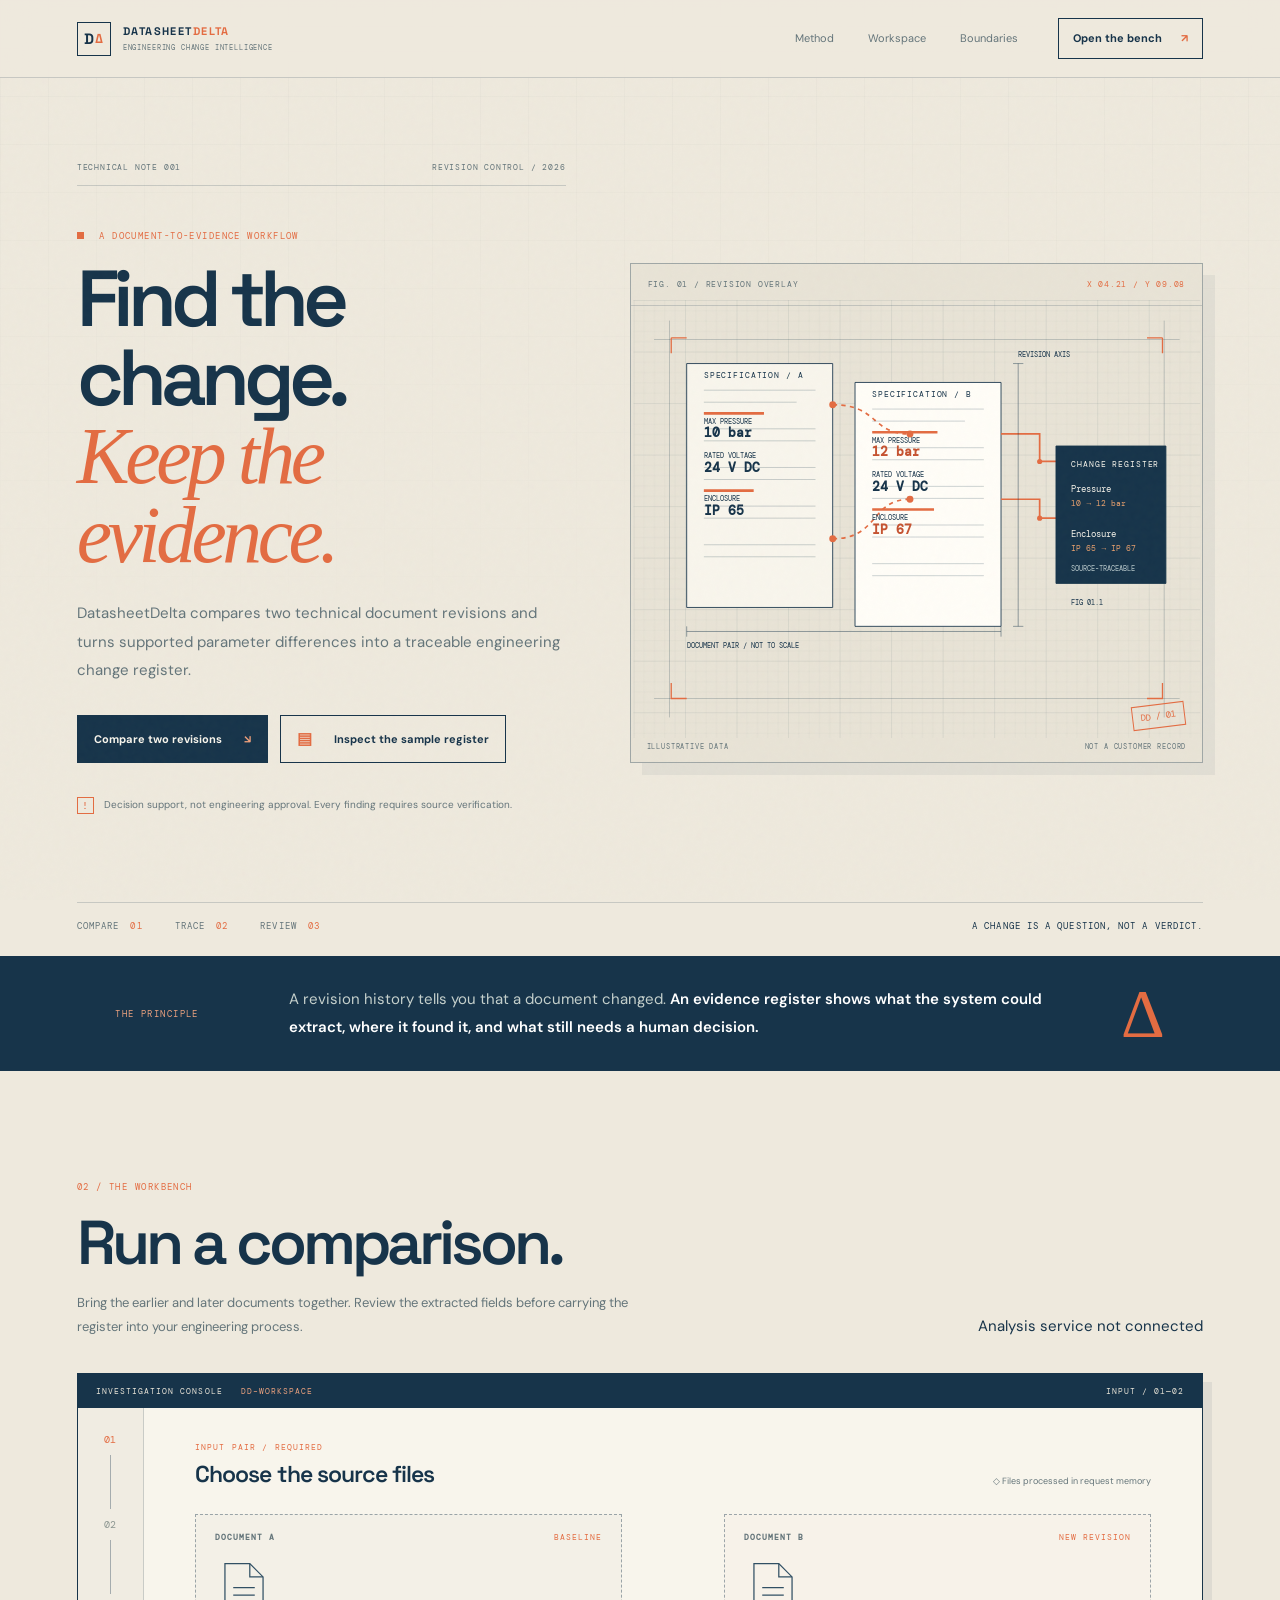
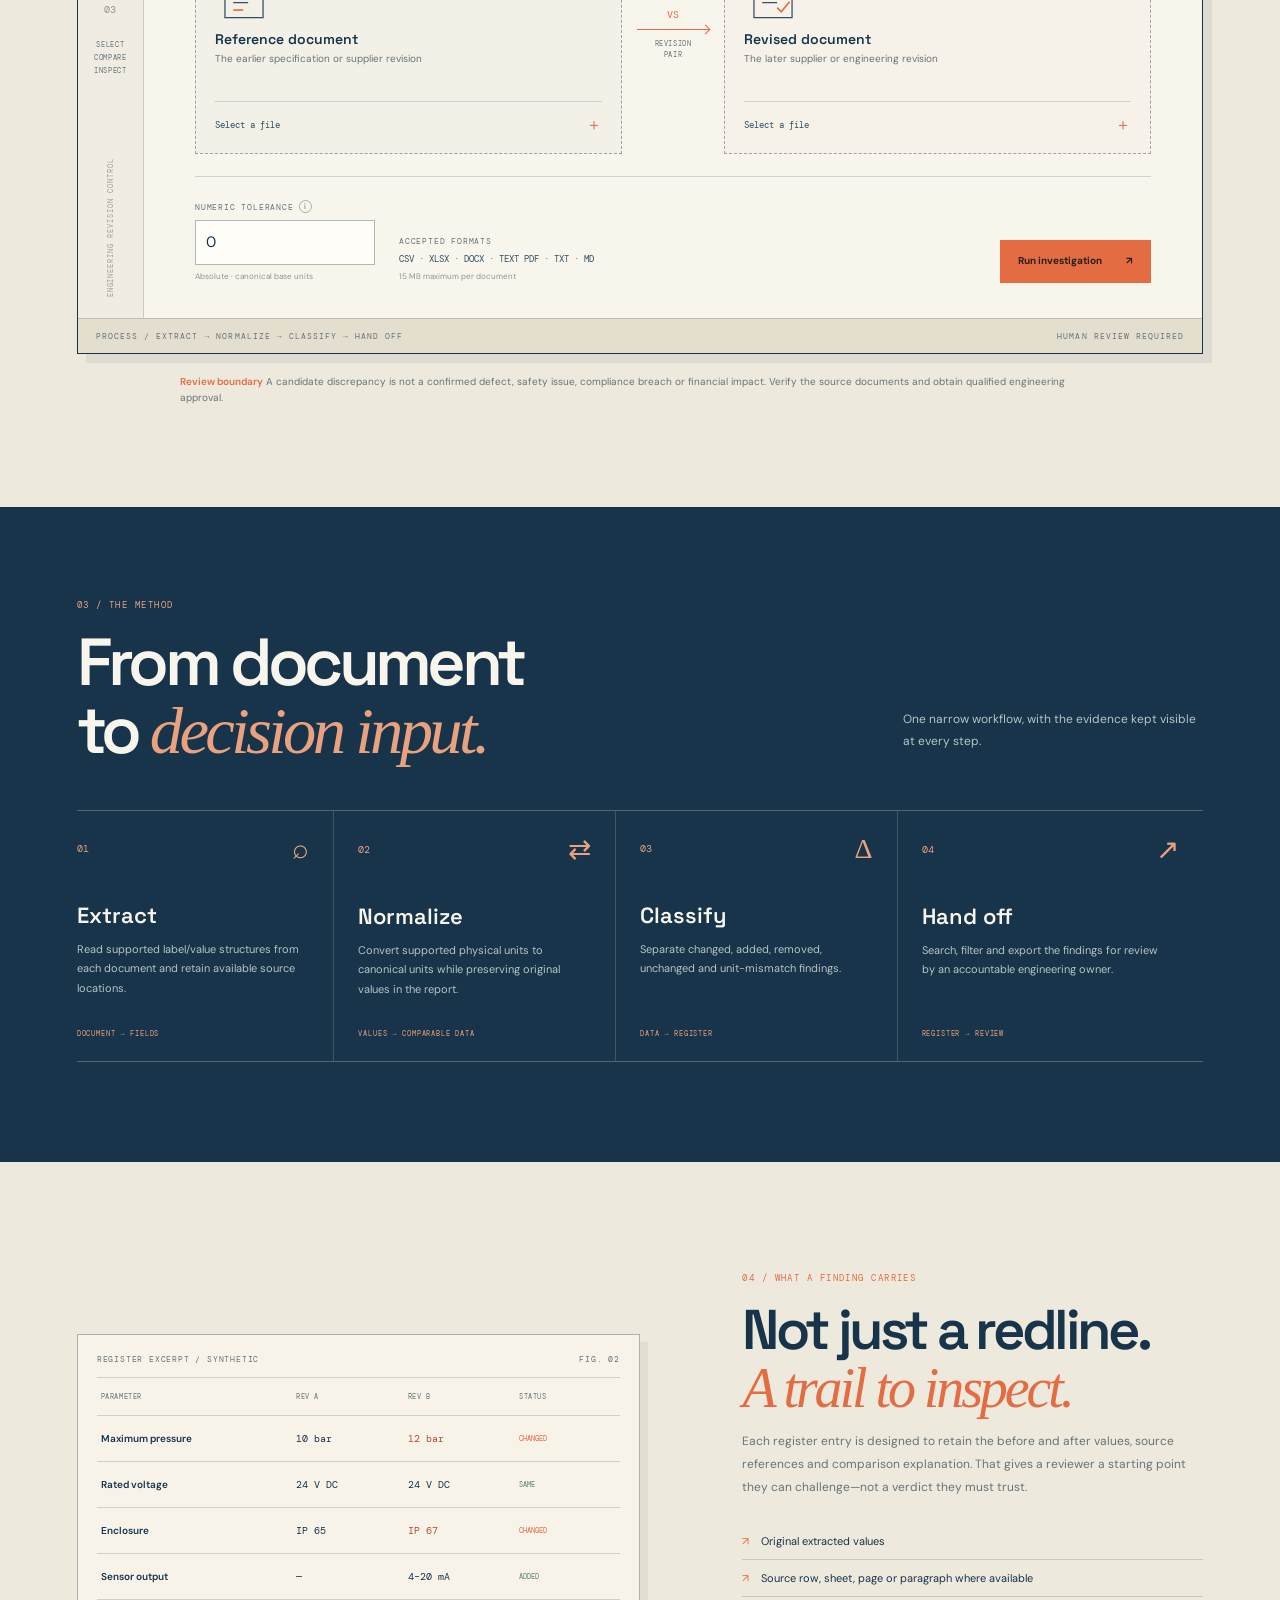
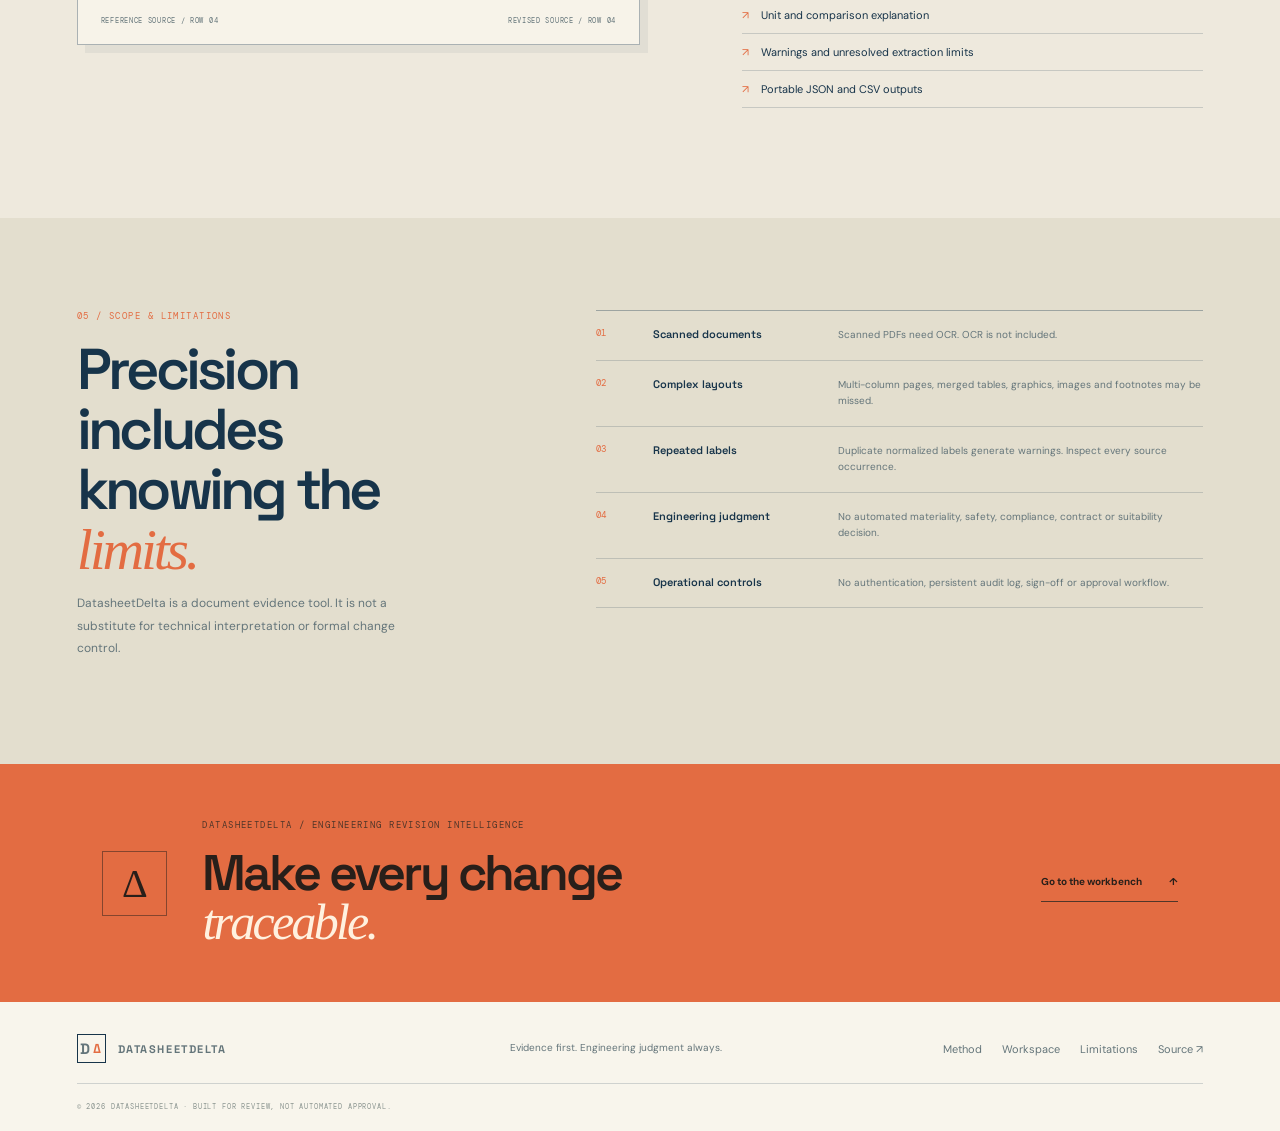
<file: index.html>
<!doctype html>
<html lang="en">
<head>
  <meta charset="utf-8">
  <meta name="viewport" content="width=device-width,initial-scale=1">
  <meta http-equiv="refresh" content="0;url=/web/">
  <link rel="canonical" href="/web/">
  <title>DatasheetDelta</title>
  <script>window.location.replace("/web/");</script>
</head>
<body>
  <p>Opening DatasheetDelta…</p>
  <p><a href="/web/">Continue to the DatasheetDelta workspace</a></p>
</body>
</html>
</file>
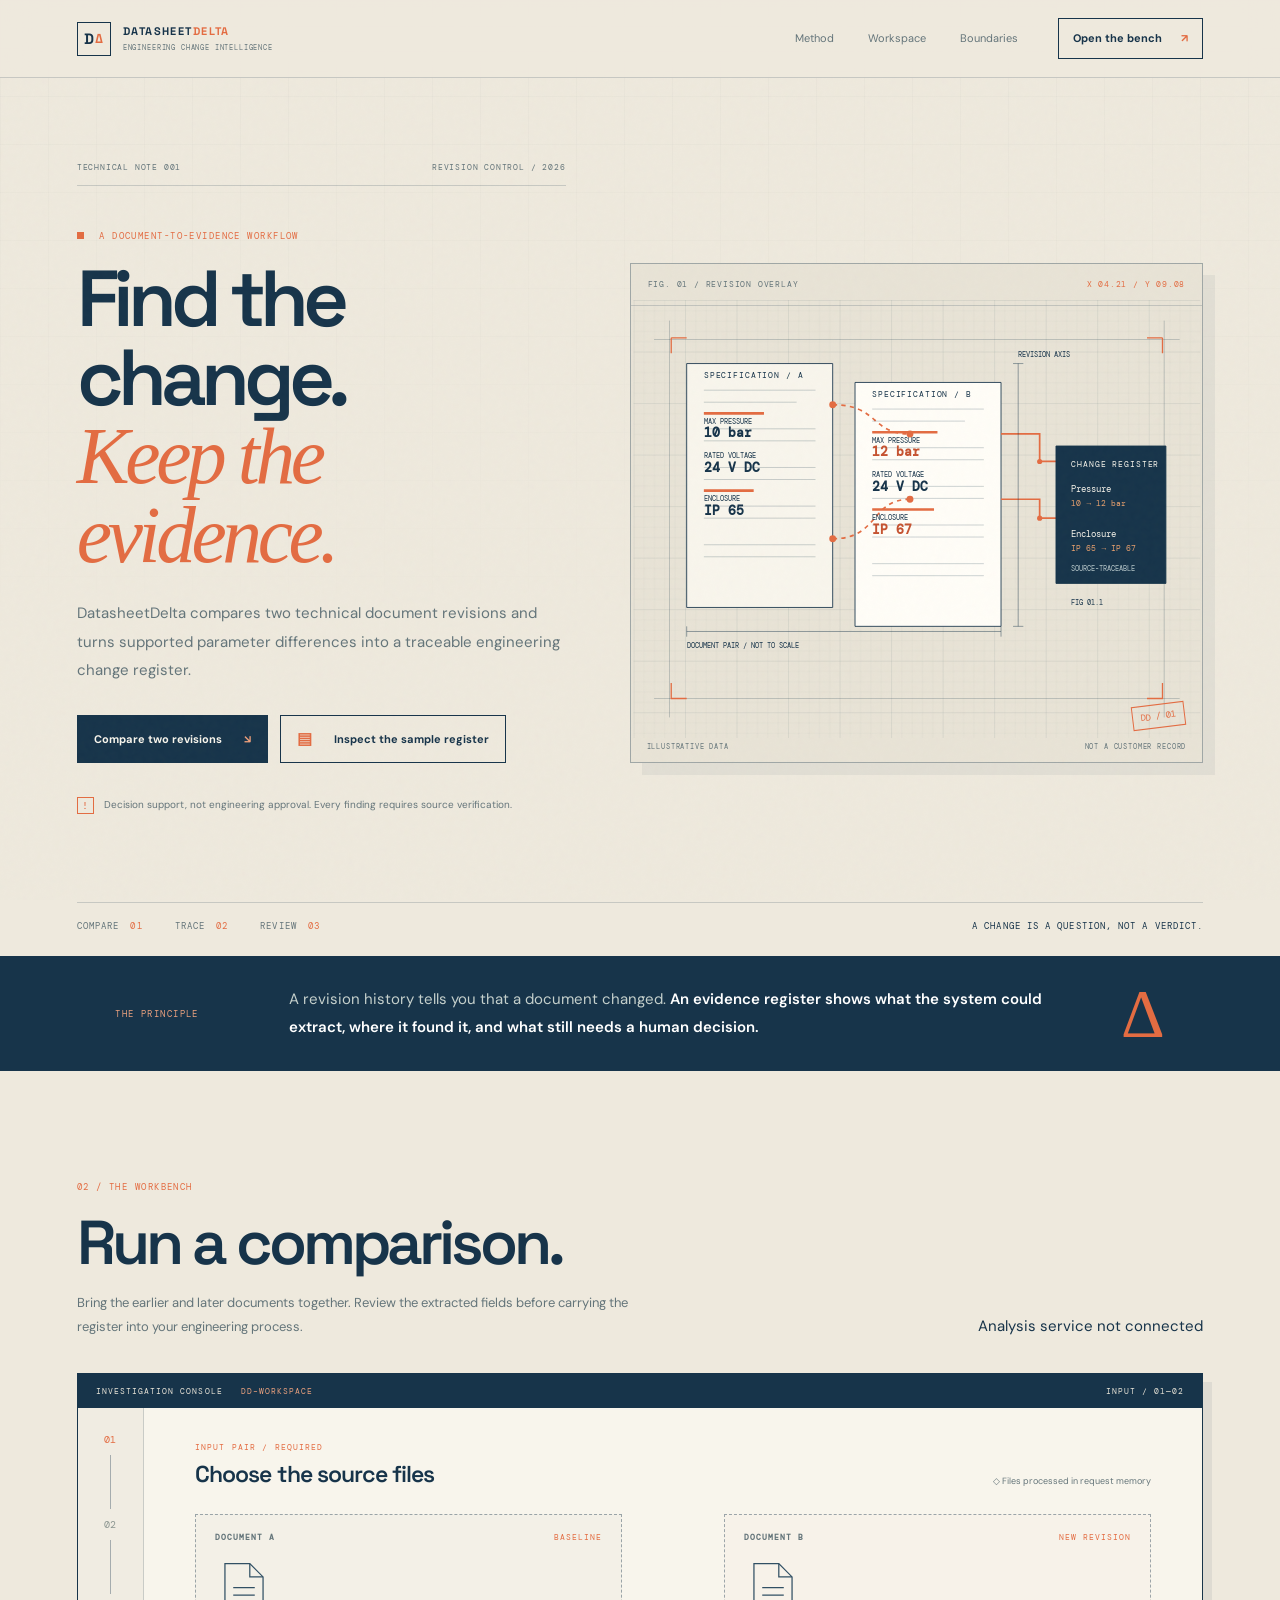
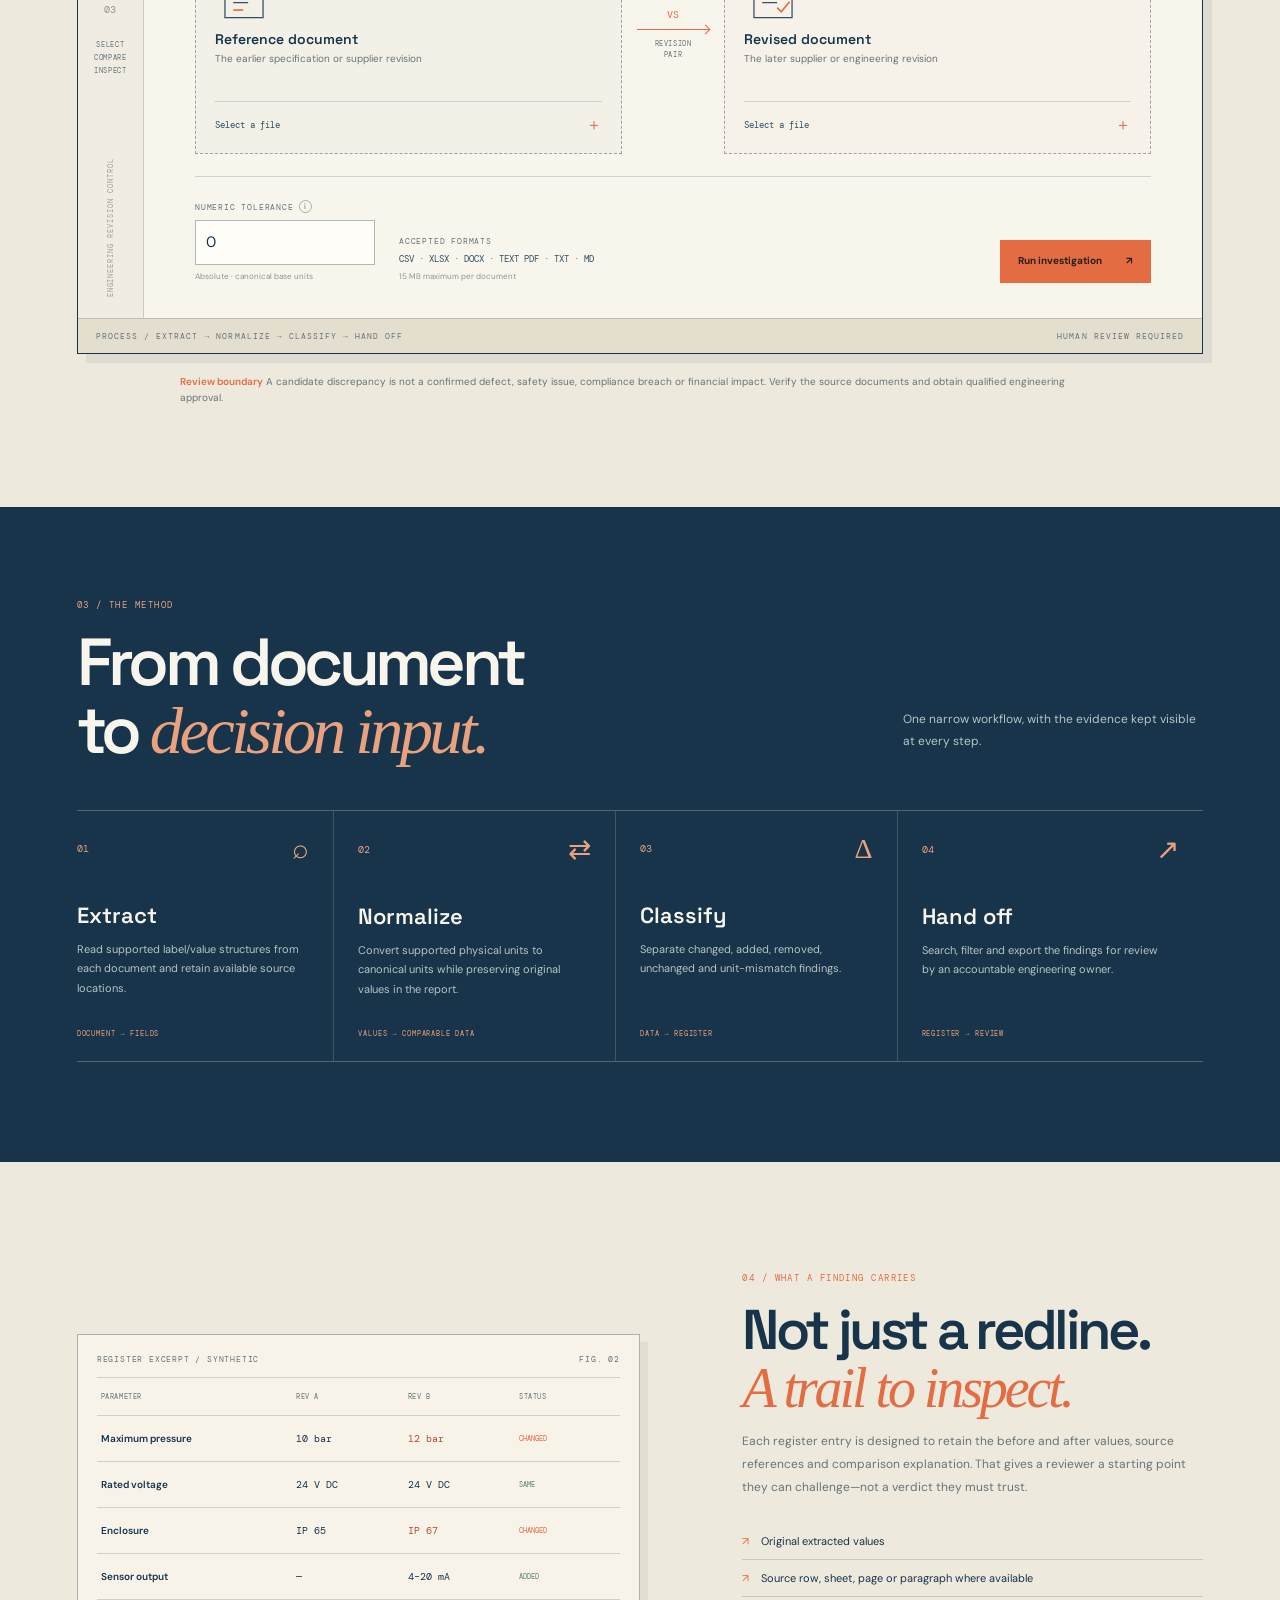
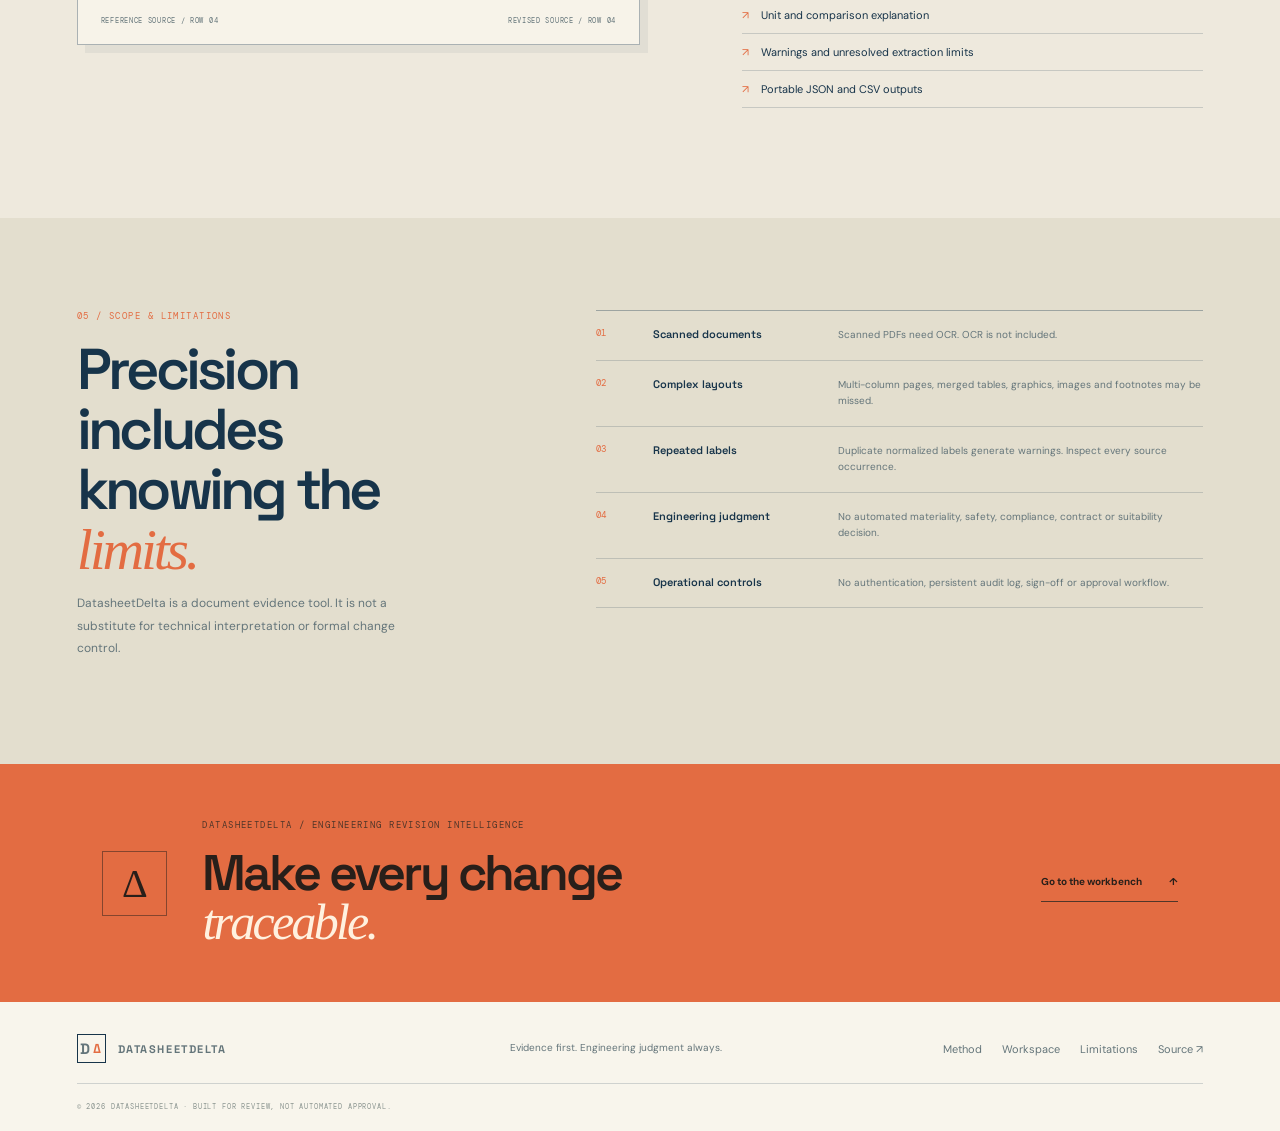
<file: web/index.html>
<!doctype html>
<html lang="en">
<head>
  <meta charset="utf-8">
  <meta name="viewport" content="width=device-width,initial-scale=1">
  <meta name="theme-color" content="#eee9dd">
  <meta name="description" content="Compare engineering datasheet revisions. Trace extracted changes to their source and create a review-ready change register.">
  <title>DatasheetDelta — Revision field manual</title>
  <link rel="preconnect" href="https://fonts.googleapis.com">
  <link rel="preconnect" href="https://fonts.gstatic.com" crossorigin>
  <link href="https://fonts.googleapis.com/css2?family=DM+Mono:wght@400;500&family=DM+Sans:wght@400;500;600;700&family=Space+Grotesk:wght@400;500;600;700&display=swap" rel="stylesheet">
  <link rel="stylesheet" href="styles.css">
</head>
<body>
  <div class="paper-grain" aria-hidden="true"></div>
  <header class="masthead">
    <a class="wordmark" href="/" aria-label="DatasheetDelta home">
      <span class="mark"><span>D</span><i>Δ</i></span>
      <span class="wordmark-text">DATASHEET<span>DELTA</span><small>ENGINEERING CHANGE INTELLIGENCE</small></span>
    </a>
    <nav aria-label="Primary navigation">
      <a href="#method">Method</a><a href="#workspace">Workspace</a><a href="#boundaries">Boundaries</a>
    </nav>
    <a class="masthead-cta" href="#workspace">Open the bench <span>↗</span></a>
  </header>

  <main>
    <section class="cover">
      <div class="cover-copy">
        <div class="folio"><span>TECHNICAL NOTE 001</span><span>REVISION CONTROL / 2026</span></div>
        <p class="overline"><span class="overline-square"></span> A DOCUMENT-TO-EVIDENCE WORKFLOW</p>
        <h1>Find the change.<br><em>Keep the evidence.</em></h1>
        <p class="cover-intro">DatasheetDelta compares two technical document revisions and turns supported parameter differences into a traceable engineering change register.</p>
        <div class="cover-actions">
          <a class="action-primary" href="#workspace">Compare two revisions <span>↘</span></a>
          <button class="action-secondary" id="load-sample" type="button"><span class="sample-glyph">▤</span> Inspect the sample register</button>
        </div>
        <div class="cover-note"><span class="note-symbol">!</span><span>Decision support, not engineering approval. Every finding requires source verification.</span></div>
      </div>

      <div class="drawing-board" aria-label="Technical drawing showing two specification sheets and extracted changes">
        <div class="board-meta"><span>FIG. 01 / REVISION OVERLAY</span><span class="board-coordinate">X 04.21 / Y 09.08</span></div>
        <svg class="blueprint" viewBox="0 0 660 510" role="img" aria-label="Schematic of two specification revisions connected to a change register">
          <defs>
            <pattern id="microgrid" width="12" height="12" patternUnits="userSpaceOnUse"><path d="M12 0H0V12" fill="none" stroke="#17344a" stroke-opacity=".10" stroke-width=".6"/></pattern>
            <pattern id="majorgrid" width="60" height="60" patternUnits="userSpaceOnUse"><rect width="60" height="60" fill="url(#microgrid)"/><path d="M60 0H0V60" fill="none" stroke="#17344a" stroke-opacity=".12" stroke-width="1"/></pattern>
          </defs>
          <rect width="660" height="510" fill="url(#majorgrid)"/>
          <path d="M24 46H636M24 464H636M42 24V486M618 24V486" stroke="#17344a" stroke-opacity=".25" stroke-width="1"/>
          <g fill="none" stroke="#17344a" stroke-width="1">
            <path d="M62 74H232V358H62Z" fill="#f8f5ec"/>
            <path d="M258 96H428V380H258Z" fill="#fffdf7"/>
            <path d="M232 122C286 122 276 156 322 156M232 278C286 278 276 232 322 232" stroke="#e36c42" stroke-width="2" stroke-dasharray="5 5"/>
            <path d="M428 156H473V188H492M428 232H473V254H492" stroke="#e36c42" stroke-width="2"/>
            <path d="M492 170H620V330H492Z" fill="#17344a"/>
            <path d="M82 105H212M82 119H190M82 150H212M82 164H212M82 195H212M82 209H212M82 240H212M82 254H212M82 285H212M82 299H212" stroke-opacity=".25"/>
            <path d="M278 127H408M278 141H386M278 172H408M278 186H408M278 217H408M278 231H408M278 262H408M278 276H408M278 307H408M278 321H408" stroke-opacity=".25"/>
            <path d="M82 132H152M278 154H354" stroke="#e36c42" stroke-width="3"/>
            <path d="M82 222H140M278 244H350" stroke="#e36c42" stroke-width="3"/>
          </g>
          <g fill="#17344a" font-family="DM Mono,monospace">
            <text x="82" y="91" font-size="9" letter-spacing="1">SPECIFICATION / A</text>
            <text x="278" y="113" font-size="9" letter-spacing="1">SPECIFICATION / B</text>
            <text x="82" y="144" font-size="8">MAX PRESSURE</text><text x="82" y="184" font-size="8">RATED VOLTAGE</text><text x="82" y="234" font-size="8">ENCLOSURE</text>
            <text x="278" y="166" font-size="8">MAX PRESSURE</text><text x="278" y="206" font-size="8">RATED VOLTAGE</text><text x="278" y="256" font-size="8">ENCLOSURE</text>
            <text x="82" y="160" font-size="15" font-weight="bold">10 bar</text><text x="278" y="182" font-size="15" font-weight="bold" fill="#c65331">12 bar</text>
            <text x="82" y="200" font-size="15" font-weight="bold">24 V DC</text><text x="278" y="222" font-size="15" font-weight="bold">24 V DC</text>
            <text x="82" y="250" font-size="15" font-weight="bold">IP 65</text><text x="278" y="272" font-size="15" font-weight="bold" fill="#c65331">IP 67</text>
            <text x="510" y="194" font-size="9" fill="#f8f5ec" letter-spacing="1">CHANGE REGISTER</text>
            <text x="510" y="224" font-size="10" fill="#f8f5ec">Pressure</text><text x="510" y="240" font-size="9" fill="#e9a16e">10 → 12 bar</text>
            <text x="510" y="276" font-size="10" fill="#f8f5ec">Enclosure</text><text x="510" y="292" font-size="9" fill="#e9a16e">IP 65 → IP 67</text>
            <text x="510" y="316" font-size="8" fill="#b6c6c9">SOURCE-TRACEABLE</text>
          </g>
          <g fill="#e36c42"><circle cx="232" cy="122" r="4"/><circle cx="232" cy="278" r="4"/><circle cx="322" cy="156" r="4"/><circle cx="322" cy="232" r="4"/><circle cx="473" cy="188" r="3"/><circle cx="473" cy="254" r="3"/></g>
          <g stroke="#17344a" stroke-opacity=".5" fill="none"><path d="M62 386H428M62 392V380M428 392V380"/><path d="M448 74V380M442 74H454M442 380H454"/></g>
          <g fill="#17344a" font-family="DM Mono,monospace" font-size="8"><text x="62" y="405">DOCUMENT PAIR / NOT TO SCALE</text><text x="448" y="66">REVISION AXIS</text><text x="510" y="355">FIG 01.1</text></g>
          <g stroke="#e36c42" stroke-width="1.5" fill="none"><path d="M44 44h18M44 44v18M598 44h18M616 44v18M44 446v18h18M598 464h18v-18"/></g>
        </svg>
        <div class="board-caption"><span>ILLUSTRATIVE DATA</span><span>NOT A CUSTOMER RECORD</span></div>
        <div class="board-stamp">DD / 01</div>
      </div>
      <div class="cover-index"><span>COMPARE <b>01</b></span><span>TRACE <b>02</b></span><span>REVIEW <b>03</b></span><span class="index-tail">A CHANGE IS A QUESTION, NOT A VERDICT.</span></div>
    </section>

    <section class="thesis-strip">
      <div class="thesis-label">THE PRINCIPLE</div>
      <p>A revision history tells you that a document changed. <strong>An evidence register shows what the system could extract, where it found it, and what still needs a human decision.</strong></p>
      <div class="thesis-mark">Δ</div>
    </section>

    <section class="workspace-section" id="workspace">
      <div class="section-heading">
        <div><p class="overline">02 / THE WORKBENCH</p><h2>Run a comparison.</h2><p class="section-deck">Bring the earlier and later documents together. Review the extracted fields before carrying the register into your engineering process.</p></div>
        <div class="service-status" id="api-indicator"><i></i><span>Checking analysis service…</span></div>
      </div>
      <div class="workbench">
        <div class="workbench-top"><span>INVESTIGATION CONSOLE <b>DD–WORKSPACE</b></span><span>INPUT / 01—02</span></div>
        <div class="workbench-body">
          <aside class="workbench-aside"><span class="aside-number">01</span><span class="aside-rule"></span><span class="aside-number">02</span><span class="aside-rule"></span><span class="aside-number">03</span><p>SELECT<br>COMPARE<br>INSPECT</p><div class="aside-vertical">ENGINEERING REVISION CONTROL</div></aside>
          <div class="workbench-content">
            <div class="workbench-title"><div><p class="micro-label">INPUT PAIR / REQUIRED</p><h3>Choose the source files</h3></div><span class="privacy-note">◇ Files processed in request memory</span></div>
            <form id="form">
              <div class="upload-pair">
                <label class="upload-slot" for="reference">
                  <span class="slot-top"><b>DOCUMENT A</b><i>BASELINE</i></span>
                  <span class="slot-illustration"><svg viewBox="0 0 70 76" aria-hidden="true"><path d="M12 5h30l16 16v49H12z" fill="none" stroke="currentColor" stroke-width="1.5"/><path d="M42 5v16h16M22 34h26M22 43h26M22 52h18" fill="none" stroke="currentColor" stroke-width="1.5"/><path d="M22 61h12" stroke="#e36c42" stroke-width="2"/></svg></span>
                  <strong>Reference document</strong><small>The earlier specification or supplier revision</small>
                  <span class="file-picker" id="reference-label">Select a file <b>＋</b></span>
                  <input id="reference" name="reference" type="file" required accept=".csv,.xlsx,.docx,.pdf,.txt,.md">
                </label>
                <div class="pair-connector"><span>VS</span><i></i><small>REVISION<br>PAIR</small></div>
                <label class="upload-slot revised-slot" for="revised">
                  <span class="slot-top"><b>DOCUMENT B</b><i>NEW REVISION</i></span>
                  <span class="slot-illustration"><svg viewBox="0 0 70 76" aria-hidden="true"><path d="M12 5h30l16 16v49H12z" fill="none" stroke="currentColor" stroke-width="1.5"/><path d="M42 5v16h16M22 34h26M22 43h26M22 52h18" fill="none" stroke="currentColor" stroke-width="1.5"/><path d="m40 58 5 5 10-12" fill="none" stroke="#e36c42" stroke-width="2"/></svg></span>
                  <strong>Revised document</strong><small>The later supplier or engineering revision</small>
                  <span class="file-picker" id="revised-label">Select a file <b>＋</b></span>
                  <input id="revised" name="revised" type="file" required accept=".csv,.xlsx,.docx,.pdf,.txt,.md">
                </label>
              </div>
              <div class="run-controls">
                <label class="tolerance-control"><span>NUMERIC TOLERANCE <b title="Absolute tolerance in canonical base units">i</b></span><input name="tolerance" type="number" min="0" step="any" value="0"><small>Absolute · canonical base units</small></label>
                <div class="format-note"><b>ACCEPTED FORMATS</b><span>CSV · XLSX · DOCX · TEXT PDF · TXT · MD</span><small>15 MB maximum per document</small></div>
                <button class="run-button" type="submit" id="run-button">Run investigation <span>↗</span></button>
              </div>
            </form>
            <div class="progress-panel" id="progress" hidden><span class="spinner"></span><div><b>Reading revision evidence</b><small>Extracting supported fields and comparing values…</small></div></div>
            <div class="error-panel" id="error" role="alert" hidden></div>
            <section id="results" class="results" hidden aria-live="polite"></section>
          </div>
        </div>
        <div class="workbench-bottom"><span>PROCESS / EXTRACT → NORMALIZE → CLASSIFY → HAND OFF</span><span>HUMAN REVIEW REQUIRED</span></div>
      </div>
      <p class="review-boundary"><b>Review boundary</b> A candidate discrepancy is not a confirmed defect, safety issue, compliance breach or financial impact. Verify the source documents and obtain qualified engineering approval.</p>
    </section>

    <section class="method-section" id="method">
      <div class="method-heading"><div><p class="overline">03 / THE METHOD</p><h2>From document<br>to <em>decision input.</em></h2></div><p>One narrow workflow, with the evidence kept visible at every step.</p></div>
      <div class="method-steps">
        <article><div class="step-top"><span>01</span><span class="step-glyph">⌕</span></div><h3>Extract</h3><p>Read supported label/value structures from each document and retain available source locations.</p><small>DOCUMENT → FIELDS</small></article>
        <article><div class="step-top"><span>02</span><span class="step-glyph">⇄</span></div><h3>Normalize</h3><p>Convert supported physical units to canonical units while preserving original values in the report.</p><small>VALUES → COMPARABLE DATA</small></article>
        <article><div class="step-top"><span>03</span><span class="step-glyph">Δ</span></div><h3>Classify</h3><p>Separate changed, added, removed, unchanged and unit-mismatch findings.</p><small>DATA → REGISTER</small></article>
        <article><div class="step-top"><span>04</span><span class="step-glyph">↗</span></div><h3>Hand off</h3><p>Search, filter and export the findings for review by an accountable engineering owner.</p><small>REGISTER → REVIEW</small></article>
      </div>
    </section>

    <section class="evidence-section">
      <div class="evidence-visual">
        <div class="evidence-head"><span>REGISTER EXCERPT / SYNTHETIC</span><span>FIG. 02</span></div>
        <div class="excerpt-row excerpt-header"><span>PARAMETER</span><span>REV A</span><span>REV B</span><span>STATUS</span></div>
        <div class="excerpt-row"><b>Maximum pressure</b><span>10 bar</span><span class="changed-value">12 bar</span><i>CHANGED</i></div>
        <div class="excerpt-row"><b>Rated voltage</b><span>24 V DC</span><span>24 V DC</span><i class="same-value">SAME</i></div>
        <div class="excerpt-row"><b>Enclosure</b><span>IP 65</span><span class="changed-value">IP 67</span><i>CHANGED</i></div>
        <div class="excerpt-row"><b>Sensor output</b><span>—</span><span>4–20 mA</span><i class="added-value">ADDED</i></div>
        <div class="evidence-foot"><span>REFERENCE SOURCE / ROW 04</span><span>REVISED SOURCE / ROW 04</span></div>
      </div>
      <div class="evidence-copy"><p class="overline">04 / WHAT A FINDING CARRIES</p><h2>Not just a redline.<br><em>A trail to inspect.</em></h2><p>Each register entry is designed to retain the before and after values, source references and comparison explanation. That gives a reviewer a starting point they can challenge—not a verdict they must trust.</p><ul><li>Original extracted values</li><li>Source row, sheet, page or paragraph where available</li><li>Unit and comparison explanation</li><li>Warnings and unresolved extraction limits</li><li>Portable JSON and CSV outputs</li></ul></div>
    </section>

    <section class="boundaries-section" id="boundaries">
      <div class="boundaries-title"><p class="overline">05 / SCOPE & LIMITATIONS</p><h2>Precision includes<br>knowing the <em>limits.</em></h2><p>DatasheetDelta is a document evidence tool. It is not a substitute for technical interpretation or formal change control.</p></div>
      <div class="boundary-list">
        <div><span>01</span><b>Scanned documents</b><p>Scanned PDFs need OCR. OCR is not included.</p></div>
        <div><span>02</span><b>Complex layouts</b><p>Multi-column pages, merged tables, graphics, images and footnotes may be missed.</p></div>
        <div><span>03</span><b>Repeated labels</b><p>Duplicate normalized labels generate warnings. Inspect every source occurrence.</p></div>
        <div><span>04</span><b>Engineering judgment</b><p>No automated materiality, safety, compliance, contract or suitability decision.</p></div>
        <div><span>05</span><b>Operational controls</b><p>No authentication, persistent audit log, sign-off or approval workflow.</p></div>
      </div>
    </section>

    <section class="closing-band"><div class="closing-mark">Δ</div><div><p class="overline">DATASHEETDELTA / ENGINEERING REVISION INTELLIGENCE</p><h2>Make every change<br><em>traceable.</em></h2></div><a href="#workspace">Go to the workbench <span>↑</span></a></section>
  </main>

  <footer class="footer">
    <a class="footer-brand" href="/"><span class="mark"><span>D</span><i>Δ</i></span><span>DATASHEETDELTA</span></a>
    <p>Evidence first. Engineering judgment always.</p>
    <div><a href="#method">Method</a><a href="#workspace">Workspace</a><a href="#boundaries">Limitations</a><a href="https://github.com/DT-09/DatasheetDelta" target="_blank" rel="noreferrer">Source ↗</a></div>
    <small>© 2026 DATASHEETDELTA · BUILT FOR REVIEW, NOT AUTOMATED APPROVAL.</small>
  </footer>
  <script src="app.js"></script>
</body>
</html>
</file>
<file: web/styles.css>
:root{--paper:#eee9dd;--paper-light:#f8f5ec;--paper-deep:#e4dece;--ink:#17344a;--ink-soft:#315064;--muted:#64757a;--faint:#8c9691;--line:rgba(23,52,74,.18);--line-strong:rgba(23,52,74,.34);--signal:#e36c42;--signal-soft:#f5e0d5;--sage:#d8e0d4;--mono:"DM Mono",monospace;--sans:"DM Sans",sans-serif;--display:"Space Grotesk",sans-serif}*{box-sizing:border-box}html{scroll-behavior:smooth;scroll-padding-top:90px}body{margin:0;background:var(--paper);color:var(--ink);font:15px/1.65 var(--sans);overflow-x:hidden}body:before{content:"";position:fixed;inset:0;pointer-events:none;z-index:-1;background:linear-gradient(rgba(23,52,74,.025) 1px,transparent 1px),linear-gradient(90deg,rgba(23,52,74,.025) 1px,transparent 1px);background-size:48px 48px;mask-image:linear-gradient(to bottom,#000,transparent 72%)}.paper-grain{position:fixed;inset:0;z-index:20;pointer-events:none;opacity:.09;background-image:url("data:image/svg+xml,%3Csvg viewBox='0 0 180 180' xmlns='http://www.w3.org/2000/svg'%3E%3Cfilter id='n'%3E%3CfeTurbulence type='fractalNoise' baseFrequency='.8' numOctaves='3' stitchTiles='stitch'/%3E%3C/filter%3E%3Crect width='100%25' height='100%25' filter='url(%23n)' opacity='.25'/%3E%3C/svg%3E")}a{color:inherit;text-decoration:none}button,input,select{font:inherit}.masthead{height:78px;position:sticky;top:0;z-index:30;display:flex;align-items:center;justify-content:space-between;padding:0 max(6vw,24px);background:rgba(238,233,221,.88);backdrop-filter:blur(16px);border-bottom:1px solid var(--line)}.wordmark,.footer-brand{display:flex;align-items:center;gap:12px}.mark{width:34px;height:34px;display:flex;align-items:center;justify-content:center;border:1.5px solid var(--ink);font:700 15px var(--display);position:relative}.mark i{font-style:normal;color:var(--signal);font-size:13px;margin-left:1px}.wordmark-text{font:700 11px/1.15 var(--display);letter-spacing:.13em}.wordmark-text>span{color:var(--signal)}.wordmark-text small{display:block;margin-top:5px;color:var(--muted);font:7px var(--mono);letter-spacing:.12em}.masthead nav{display:flex;gap:34px;margin-left:auto;margin-right:40px}.masthead nav a,.footer a{font-size:11px;color:var(--muted);transition:color .2s}.masthead nav a:hover,.footer a:hover{color:var(--signal)}.masthead-cta{border:1px solid var(--ink);padding:10px 14px;font-size:11px;font-weight:700}.masthead-cta span{color:var(--signal);margin-left:16px}.cover{max-width:1500px;margin:auto;padding:76px max(6vw,26px) 24px;display:grid;grid-template-columns:.92fr 1.08fr;column-gap:5vw;align-items:center;position:relative}.cover-copy{padding:8px 0 58px}.folio{display:flex;justify-content:space-between;padding-bottom:13px;border-bottom:1px solid var(--line);font:8px var(--mono);letter-spacing:.1em;color:var(--muted)}.overline{font:9px var(--mono);letter-spacing:.16em;color:var(--signal);margin:0 0 18px}.cover-copy>.overline{margin-top:44px}.overline-square{display:inline-block;width:7px;height:7px;background:var(--signal);margin-right:9px}.cover h1{font:600 clamp(52px,6.2vw,88px)/.99 var(--display);letter-spacing:-.075em;margin:0 0 25px}.cover h1 em,.method-heading h2 em,.evidence-copy h2 em,.boundaries-title h2 em,.closing-band h2 em{font-family:Georgia,serif;font-weight:400;color:var(--signal);letter-spacing:-.055em}.cover-intro{max-width:490px;font-size:15px;line-height:1.9;color:var(--muted)}.cover-actions{display:flex;align-items:center;gap:12px;flex-wrap:wrap;margin-top:30px}.action-primary,.action-secondary{min-height:48px;display:inline-flex;align-items:center;justify-content:space-between;gap:22px;padding:0 16px;font-size:11px;font-weight:700;border:1px solid var(--ink);cursor:pointer}.action-primary{background:var(--ink);color:var(--paper-light)}.action-primary span{color:#f0a17c}.action-primary:hover{background:var(--ink-soft)}.action-secondary{background:transparent;color:var(--ink)}.action-secondary:hover{background:var(--paper-deep)}.sample-glyph{font-size:16px;color:var(--signal)}.cover-note{display:flex;gap:10px;align-items:center;margin-top:34px;color:var(--muted);font-size:10px}.note-symbol{display:grid;place-items:center;width:17px;height:17px;border:1px solid var(--signal);color:var(--signal);font:10px var(--mono);flex:0 0 auto}.drawing-board{min-height:500px;position:relative;border:1px solid var(--line-strong);background:#e8e3d6;box-shadow:12px 12px 0 rgba(23,52,74,.06);overflow:hidden}.board-meta{height:42px;position:absolute;z-index:2;top:0;left:0;right:0;padding:0 17px;display:flex;justify-content:space-between;align-items:center;border-bottom:1px solid var(--line);font:8px var(--mono);letter-spacing:.1em;color:var(--muted)}.board-coordinate{color:var(--signal)}.blueprint{position:absolute;inset:36px 0 24px;width:100%;height:calc(100% - 60px)}.board-caption{position:absolute;bottom:11px;left:16px;right:16px;display:flex;justify-content:space-between;font:7px var(--mono);letter-spacing:.12em;color:var(--muted)}.board-stamp{position:absolute;right:17px;bottom:34px;border:1px solid var(--signal);color:var(--signal);padding:5px 8px;font:9px var(--mono);transform:rotate(-7deg)}.cover-index{grid-column:1/-1;display:flex;gap:32px;align-items:center;margin-top:30px;padding:17px 0 0;border-top:1px solid var(--line);font:9px var(--mono);letter-spacing:.12em;color:var(--muted)}.cover-index b{color:var(--signal);font-weight:400;margin-left:5px}.index-tail{margin-left:auto;color:var(--ink)}.thesis-strip{display:grid;grid-template-columns:150px 1fr 90px;align-items:center;gap:24px;padding:30px max(9vw,30px);background:var(--ink);color:var(--paper-light)}.thesis-label{font:9px var(--mono);letter-spacing:.16em;color:#eaa17e}.thesis-strip p{max-width:850px;margin:0;font-size:15px;line-height:1.85;color:#c5d0cc}.thesis-strip strong{color:#fff;font-weight:600}.thesis-mark{font:68px/.8 Georgia,serif;color:var(--signal);text-align:right}.workspace-section{max-width:1440px;margin:auto;padding:110px max(6vw,26px) 100px}.section-heading{display:flex;align-items:end;justify-content:space-between;gap:25px;margin-bottom:34px}.section-heading h2,.method-heading h2,.evidence-copy h2,.boundaries-title h2{font:600 clamp(38px,5vw,62px)/1.04 var(--display);letter-spacing:-.065em;margin:0}.section-deck{max-width:570px;color:var(--muted);font-size:13px;line-height:1.85;margin:15px 0 0}.service-status{display:flex;align-items:center;gap:9px;padding:9px 12px;border:1px solid var(--line);font:8px var(--mono);letter-spacing:.04em;color:var(--muted);white-space:nowrap}.service-status i{width:7px;height:7px;border-radius:50%;background:#a1a79b}.service-status.online i{background:#477d61;box-shadow:0 0 0 3px rgba(71,125,97,.12)}.service-status.offline i{background:var(--signal);box-shadow:0 0 0 3px rgba(227,108,66,.12)}.workbench{border:1px solid var(--ink);background:var(--paper-light);box-shadow:9px 9px 0 rgba(23,52,74,.07)}.workbench-top,.workbench-bottom{display:flex;justify-content:space-between;align-items:center;padding:12px 18px;background:var(--ink);color:#e8e3d7;font:8px var(--mono);letter-spacing:.13em}.workbench-top b{color:#eaa17e;font-weight:400;margin-left:12px}.workbench-bottom{background:var(--paper-deep);color:var(--muted);border-top:1px solid var(--line)}.workbench-body{display:grid;grid-template-columns:66px 1fr;min-height:490px}.workbench-aside{position:relative;display:flex;flex-direction:column;align-items:center;padding:25px 0;border-right:1px solid var(--line);background:#f0ece2}.aside-number{font:10px var(--mono);color:var(--faint)}.aside-number:first-child{color:var(--signal)}.aside-rule{height:54px;width:1px;background:var(--line-strong);margin:9px 0}.workbench-aside p{font:7px/1.9 var(--mono);letter-spacing:.1em;color:var(--muted);text-align:center;margin-top:22px}.aside-vertical{position:absolute;bottom:20px;writing-mode:vertical-rl;transform:rotate(180deg);font:7px var(--mono);letter-spacing:.14em;color:#9ba39c}.workbench-content{padding:34px clamp(20px,4vw,54px) 35px;min-width:0}.workbench-title{display:flex;justify-content:space-between;align-items:end;gap:20px;margin-bottom:25px}.micro-label{font:8px var(--mono);letter-spacing:.14em;color:var(--signal);margin:0 0 7px}.workbench-title h3{font:600 23px var(--display);letter-spacing:-.04em;margin:0}.privacy-note{font-size:9px;color:var(--muted)}.upload-pair{display:grid;grid-template-columns:1fr 72px 1fr;align-items:stretch;gap:15px}.upload-slot{position:relative;display:flex;flex-direction:column;align-items:flex-start;min-height:240px;padding:17px 19px;border:1px dashed rgba(23,52,74,.4);background:#f3f0e7;cursor:pointer;transition:border .2s,background .2s}.upload-slot:hover{border-color:var(--signal);background:#faf7ef}.revised-slot{background:#f7f2e9}.slot-top{width:100%;display:flex;justify-content:space-between;font:8px var(--mono);letter-spacing:.12em;color:var(--muted)}.slot-top i{font-style:normal;color:var(--signal)}.slot-illustration{width:58px;height:64px;margin:17px 0 7px;color:var(--ink-soft)}.slot-illustration svg{width:100%;height:100%}.upload-slot strong{font:600 14px var(--display)}.upload-slot>small{font-size:10px;color:var(--muted);margin-top:3px}.file-picker{display:flex;justify-content:space-between;align-items:center;gap:12px;width:100%;margin-top:auto;padding-top:12px;border-top:1px solid var(--line);font:9px var(--mono);color:var(--ink-soft);overflow-wrap:anywhere}.file-picker b{font-size:16px;color:var(--signal);font-weight:400}.upload-slot input{position:absolute;width:1px;height:1px;opacity:0;pointer-events:none}.pair-connector{display:flex;flex-direction:column;align-items:center;justify-content:center;gap:8px;color:var(--signal)}.pair-connector>span{font:10px var(--mono)}.pair-connector i{height:1px;width:100%;background:var(--signal);position:relative}.pair-connector i:after{content:"";position:absolute;right:0;top:-3px;width:6px;height:6px;border-top:1px solid var(--signal);border-right:1px solid var(--signal);transform:rotate(45deg)}.pair-connector small{text-align:center;font:7px/1.6 var(--mono);letter-spacing:.08em;color:var(--muted)}.run-controls{display:grid;grid-template-columns:180px 1fr auto;align-items:end;gap:24px;padding-top:23px;margin-top:22px;border-top:1px solid var(--line)}.tolerance-control>span,.format-note>b{display:block;font:8px var(--mono);letter-spacing:.1em;color:var(--muted)}.tolerance-control>span b{display:inline-grid;place-items:center;width:13px;height:13px;border:1px solid var(--line-strong);border-radius:50%;font:8px var(--sans)}.tolerance-control input{display:block;width:100%;margin-top:7px;padding:9px 10px;background:#fffdf7;border:1px solid var(--line-strong);color:var(--ink);outline:none}.tolerance-control input:focus{border-color:var(--signal)}.tolerance-control small,.format-note small{display:block;margin-top:5px;font-size:8px;color:var(--faint)}.format-note span{display:block;margin-top:7px;font:9px var(--mono);color:var(--ink-soft)}.run-button{height:43px;padding:0 17px;display:flex;align-items:center;justify-content:space-between;gap:24px;background:var(--signal);border:1px solid var(--signal);color:#271f1b;font-size:10px;font-weight:700;cursor:pointer;white-space:nowrap}.run-button:hover{background:#ed8057}.run-button:disabled{opacity:.6;cursor:wait}.progress-panel,.error-panel{margin-top:22px;padding:14px;border:1px solid var(--line);display:flex;align-items:center;gap:13px}.progress-panel[hidden],.error-panel[hidden]{display:none}.progress-panel b,.progress-panel small{display:block}.progress-panel b{font-size:11px}.progress-panel small{font-size:10px;color:var(--muted)}.spinner{width:19px;height:19px;border:2px solid var(--line);border-top-color:var(--signal);border-radius:50%;animation:spin .8s linear infinite}@keyframes spin{to{transform:rotate(360deg)}}.error-panel{display:block;background:#fff0e9;border-color:#e6a48a;color:#7f3927;font-size:11px}.results{margin-top:35px;padding-top:25px;border-top:2px solid var(--ink)}.results[hidden]{display:none}.result-head{display:flex;justify-content:space-between;gap:20px;align-items:end}.result-head h3{font:600 25px var(--display);margin:0}.result-meta{font:9px var(--mono);color:var(--muted);margin-top:5px}.result-actions{display:flex;gap:8px}.small-button{padding:9px 12px;background:transparent;border:1px solid var(--line-strong);font:9px var(--mono);color:var(--ink);cursor:pointer}.small-button:hover{border-color:var(--signal);color:var(--signal)}.metrics{display:grid;grid-template-columns:repeat(6,1fr);margin:22px 0;border:1px solid var(--line)}.metric{padding:15px 12px;border-right:1px solid var(--line)}.metric:last-child{border:0}.metric b{display:block;font:600 27px var(--display);letter-spacing:-.05em}.metric span{display:block;font:7px var(--mono);letter-spacing:.08em;color:var(--muted);margin-top:3px}.register-tools{display:flex;gap:15px;align-items:end;margin:20px 0}.register-tools label{font:8px var(--mono);letter-spacing:.1em;color:var(--muted)}.register-tools input,.register-tools select{display:block;min-width:220px;margin-top:6px;padding:9px 10px;border:1px solid var(--line);background:#fffdf7;color:var(--ink);font:10px var(--sans)}#visible-count{margin-left:auto;font:8px var(--mono);color:var(--muted)}.table-wrap{overflow-x:auto;border:1px solid var(--line)}.results table{width:100%;min-width:930px;border-collapse:collapse;font-size:10px}.results th{text-align:left;background:var(--paper-deep);padding:11px 10px;font:8px var(--mono);letter-spacing:.08em;color:var(--muted)}.results td{padding:12px 10px;border-top:1px solid var(--line);vertical-align:top}.results tbody tr:hover{background:#f5f0e5}.results td b{font-weight:600}.pill{display:inline-block;padding:3px 6px;background:#e9e5da;font:7px var(--mono);text-transform:uppercase;white-space:nowrap}.status-changed,.status-unit_mismatch{background:#f8dfd3;color:#a34b2d}.status-added{background:#dce9dd;color:#416b4c}.status-removed{background:#e8e1d8;color:#775e48}.status-unchanged{background:#e2e8e3;color:#526b5c}.evidence{font:9px var(--mono);color:var(--ink-soft)}.empty-state{text-align:center;color:var(--muted);padding:25px!important}.warning,.review-note{padding:12px 14px;margin:14px 0 0;background:#f7eadf;border-left:3px solid var(--signal);font-size:10px;color:#794b36}.review-note{background:#e9eee8;border-color:#63816e;color:#405b4a}.review-boundary{max-width:920px;margin:20px auto 0;color:var(--muted);font-size:10px}.review-boundary b{color:var(--signal);font-weight:600}.method-section{padding:92px max(6vw,26px) 100px;background:var(--ink);color:var(--paper-light)}.method-heading{max-width:1300px;margin:0 auto 45px;display:flex;justify-content:space-between;align-items:end;gap:30px}.method-heading .overline{color:#eaa17e}.method-heading h2{font:600 clamp(42px,5.2vw,68px)/1.02 var(--display);letter-spacing:-.07em;margin:0}.method-heading h2 em{color:#eaa17e}.method-heading>p{max-width:300px;color:#b7c5c2;font-size:12px;line-height:1.8}.method-steps{max-width:1300px;margin:auto;display:grid;grid-template-columns:repeat(4,1fr);border-top:1px solid rgba(248,245,236,.25);border-bottom:1px solid rgba(248,245,236,.25)}.method-steps article{min-height:250px;padding:22px 24px 24px 0;border-right:1px solid rgba(248,245,236,.18);margin-right:24px;position:relative}.method-steps article:last-child{border:0;margin:0}.step-top{display:flex;justify-content:space-between;align-items:center;color:#eaa17e;font:10px var(--mono)}.step-glyph{font:28px Georgia,serif;color:#eaa17e}.method-steps h3{font:600 22px var(--display);margin:36px 0 9px}.method-steps p{font-size:11px;line-height:1.8;color:#b7c5c2;max-width:240px}.method-steps small{position:absolute;bottom:23px;left:0;font:7px var(--mono);letter-spacing:.12em;color:#eaa17e}.evidence-section{max-width:1440px;margin:auto;padding:110px max(6vw,26px);display:grid;grid-template-columns:1.1fr .9fr;gap:8vw;align-items:center}.evidence-visual{border:1px solid var(--line-strong);background:#f7f3e9;padding:19px;box-shadow:8px 8px 0 rgba(23,52,74,.06)}.evidence-head,.evidence-foot{display:flex;justify-content:space-between;font:8px var(--mono);letter-spacing:.1em;color:var(--muted);padding-bottom:13px;border-bottom:1px solid var(--line)}.excerpt-row{display:grid;grid-template-columns:1.45fr .8fr .8fr .75fr;gap:8px;align-items:center;padding:16px 4px;border-bottom:1px solid var(--line);font:10px var(--mono)}.excerpt-row b{font:600 10px var(--sans)}.excerpt-header{font-size:7px;letter-spacing:.08em;color:var(--muted);padding:14px 4px}.excerpt-row i{font-style:normal;font-size:7px;color:var(--signal)}.changed-value{color:#b44e30}.same-value{color:#60806a!important}.added-value{color:#60806a!important}.evidence-foot{border:0;padding:16px 4px 0;font-size:7px}.evidence-copy .overline{margin-bottom:17px}.evidence-copy h2{font:600 clamp(36px,4.5vw,56px)/1.05 var(--display);letter-spacing:-.065em}.evidence-copy p:not(.overline){color:var(--muted);font-size:12px;line-height:1.9}.evidence-copy ul{padding:0;list-style:none;margin:24px 0 0}.evidence-copy li{padding:9px 0;border-bottom:1px solid var(--line);font-size:11px}.evidence-copy li:before{content:"↗";color:var(--signal);margin-right:12px}.boundaries-section{padding:92px max(6vw,26px);background:#e3dece;display:grid;grid-template-columns:.8fr 1.2fr;gap:9vw}.boundaries-title h2{font:600 clamp(38px,4.5vw,58px)/1.04 var(--display)}.boundaries-title>p:last-child{max-width:360px;color:var(--muted);font-size:12px;line-height:1.9}.boundary-list{border-top:1px solid var(--line-strong)}.boundary-list>div{display:grid;grid-template-columns:42px 170px 1fr;gap:15px;align-items:start;padding:16px 0;border-bottom:1px solid var(--line)}.boundary-list span{font:9px var(--mono);color:var(--signal)}.boundary-list b{font:600 11px var(--display)}.boundary-list p{margin:0;font-size:10px;color:var(--muted)}.closing-band{display:flex;align-items:center;gap:35px;padding:55px max(8vw,28px);background:var(--signal);color:#281f1a}.closing-mark{width:65px;height:65px;border:1px solid rgba(40,31,26,.5);display:grid;place-items:center;font:40px Georgia,serif}.closing-band .overline{color:#513629}.closing-band h2{font:600 clamp(32px,4vw,50px)/.98 var(--display);letter-spacing:-.06em;margin:0}.closing-band h2 em{color:#fff1df}.closing-band>a{margin-left:auto;border-bottom:1px solid #513629;padding:10px 0;font-size:10px;font-weight:700}.closing-band>a span{margin-left:25px}.footer{padding:32px max(6vw,26px) 20px;display:grid;grid-template-columns:1fr 1fr auto;align-items:center;gap:20px;background:var(--paper-light)}.footer-brand{font:700 9px var(--display);letter-spacing:.14em}.footer-brand .mark{width:29px;height:29px}.footer>p{font-size:10px;color:var(--muted);margin:0}.footer>div{display:flex;gap:20px}.footer small{grid-column:1/-1;padding-top:18px;border-top:1px solid var(--line);font:7px var(--mono);letter-spacing:.12em;color:var(--faint)}@media(max-width:1000px){.cover{grid-template-columns:1fr;gap:30px;padding-top:55px}.cover-copy{padding-bottom:0}.drawing-board{min-height:450px}.cover-index{margin-top:25px}.thesis-strip{grid-template-columns:100px 1fr 55px;padding-left:6vw;padding-right:6vw}.evidence-section{gap:4vw}.run-controls{grid-template-columns:160px 1fr}.run-button{grid-column:2;justify-self:end}.boundaries-section{gap:5vw}}@media(max-width:700px){.masthead{height:66px;padding:0 17px}.wordmark-text small{display:none}.masthead nav{display:none}.masthead-cta{padding:9px 10px;font-size:9px}.cover{padding:42px 18px 20px}.cover-copy>.overline{margin-top:32px}.cover h1{font-size:clamp(48px,13vw,72px)}.cover-intro{font-size:13px}.drawing-board{min-height:330px}.board-meta{font-size:6px;padding:0 10px}.board-caption{font-size:6px}.cover-index{gap:13px;font-size:7px;flex-wrap:wrap}.index-tail{width:100%;margin:4px 0 0}.thesis-strip{grid-template-columns:1fr 35px;gap:10px;padding:25px 20px}.thesis-label{grid-column:1/-1}.thesis-strip p{font-size:12px}.thesis-mark{font-size:44px}.workspace-section{padding:70px 17px}.section-heading{display:block}.service-status{display:inline-flex;margin-top:18px}.workbench-body{grid-template-columns:36px 1fr}.workbench-aside{padding-top:20px}.aside-rule{height:38px}.aside-vertical{display:none}.workbench-content{padding:23px 14px}.workbench-title{display:block}.privacy-note{display:block;margin-top:8px}.upload-pair{grid-template-columns:1fr;gap:9px}.upload-slot{min-height:205px}.pair-connector{height:26px;flex-direction:row}.pair-connector i{width:45px}.pair-connector small br{display:none}.run-controls{grid-template-columns:1fr 1fr;gap:16px}.format-note{grid-column:1/-1;grid-row:2}.run-button{grid-column:2;grid-row:1;align-self:end;padding:0 10px;gap:10px;font-size:9px}.tolerance-control input{max-width:100%}.workbench-top,.workbench-bottom{font-size:6px;padding:10px}.workbench-top b{margin-left:4px}.workbench-bottom span:last-child{display:none}.result-head{display:block}.result-actions{margin-top:14px}.metrics{grid-template-columns:repeat(3,1fr)}.metric:nth-child(3){border-right:0}.metric:nth-child(n+4){border-top:1px solid var(--line)}.register-tools{align-items:stretch;flex-direction:column}.register-tools input,.register-tools select{width:100%;min-width:0}#visible-count{margin:0}.method-section{padding:70px 20px}.method-heading{display:block}.method-heading>p{margin-top:15px}.method-steps{grid-template-columns:1fr 1fr}.method-steps article{min-height:225px;padding-right:12px;margin-right:12px}.method-steps article:nth-child(2){border-right:0;margin-right:0}.method-steps article:nth-child(n+3){border-top:1px solid rgba(248,245,236,.2);padding-top:20px}.method-steps h3{margin-top:25px}.evidence-section{padding:70px 17px;grid-template-columns:1fr;gap:35px}.evidence-visual{padding:12px}.excerpt-row{grid-template-columns:1.25fr .7fr .7fr .65fr;gap:4px;font-size:8px}.excerpt-row b{font-size:8px}.excerpt-row i{font-size:6px}.evidence-foot{font-size:6px}.boundaries-section{padding:70px 20px;grid-template-columns:1fr;gap:25px}.boundary-list>div{grid-template-columns:27px 120px 1fr;gap:9px}.boundary-list p{font-size:9px}.closing-band{padding:36px 20px;gap:15px;flex-wrap:wrap}.closing-mark{width:45px;height:45px;font-size:28px}.closing-band h2{font-size:34px}.closing-band>a{margin-left:60px}.footer{grid-template-columns:1fr;gap:12px;padding:25px 20px}.footer>div{flex-wrap:wrap}.footer small{grid-column:1}.footer>p{order:2}}@media(prefers-reduced-motion:reduce){html{scroll-behavior:auto}*,*:before,*:after{animation-duration:.01ms!important;animation-iteration-count:1!important;transition-duration:.01ms!important}}
</file>
